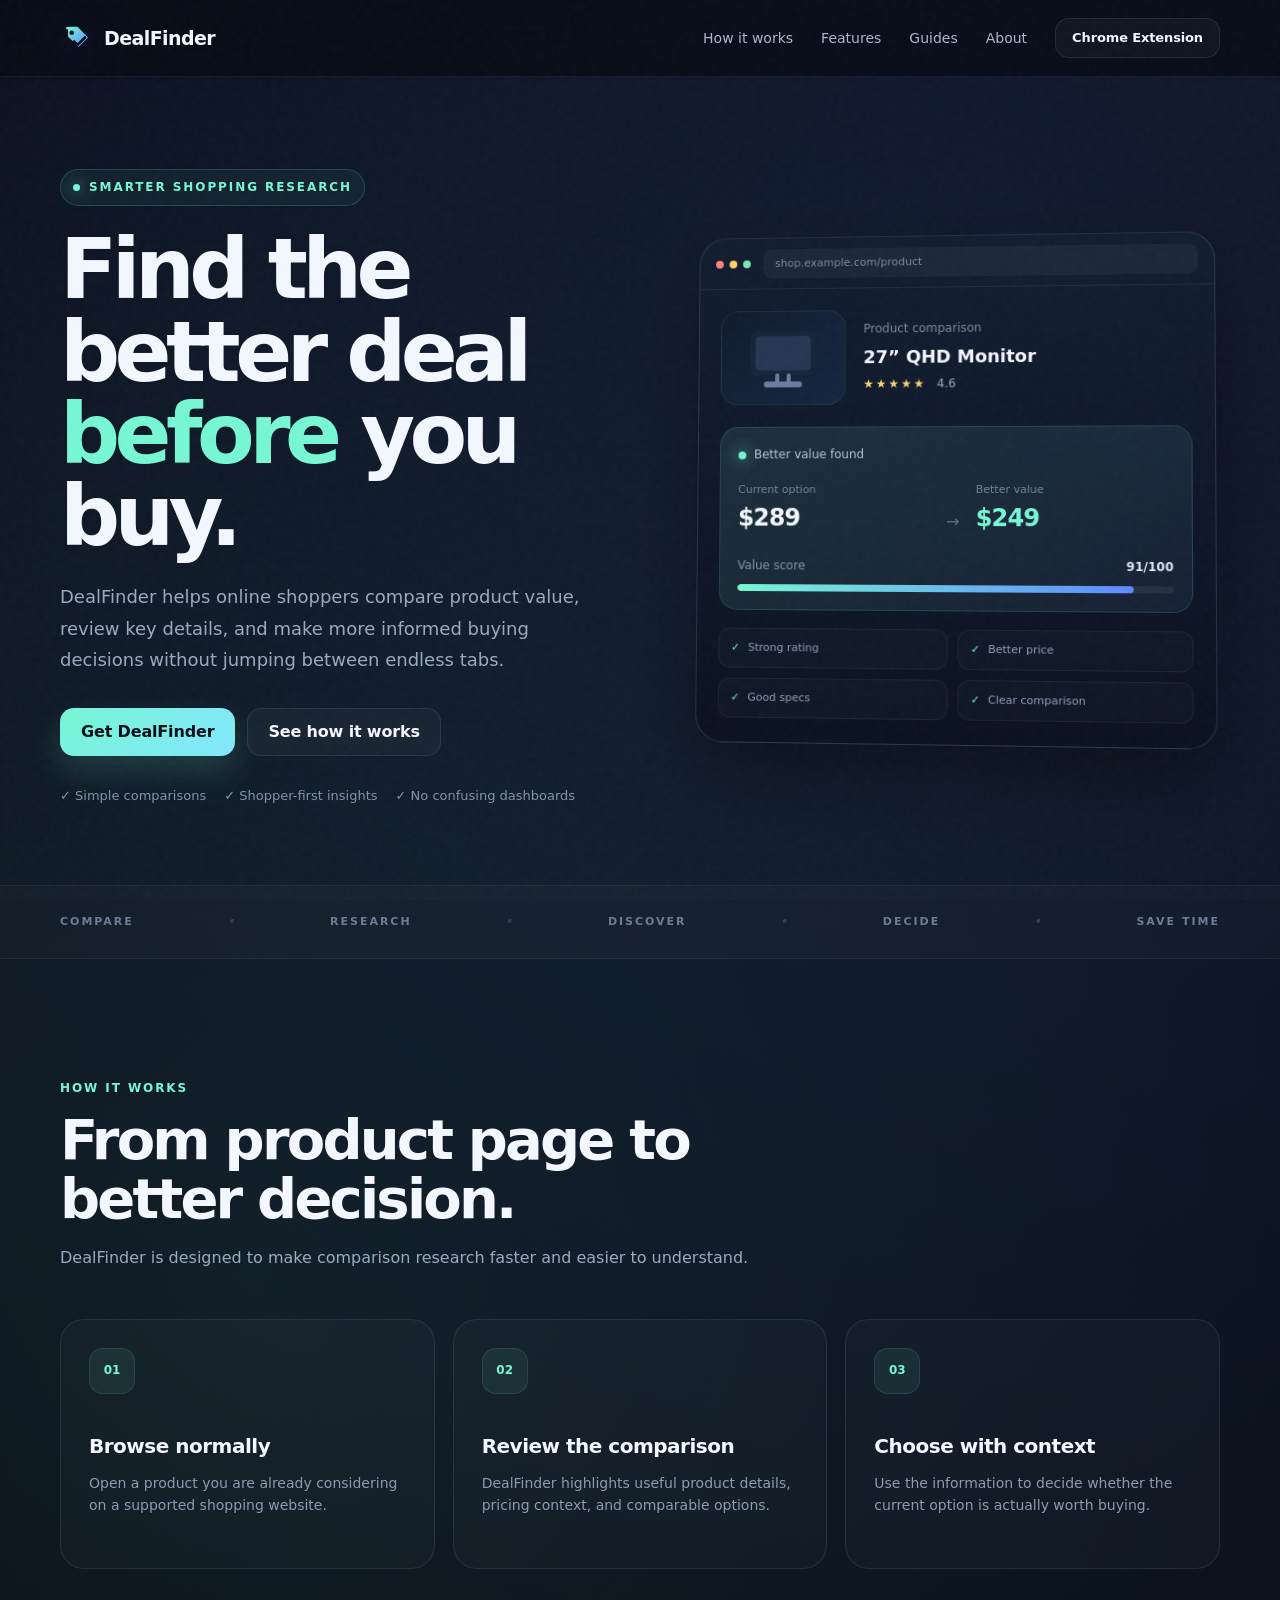
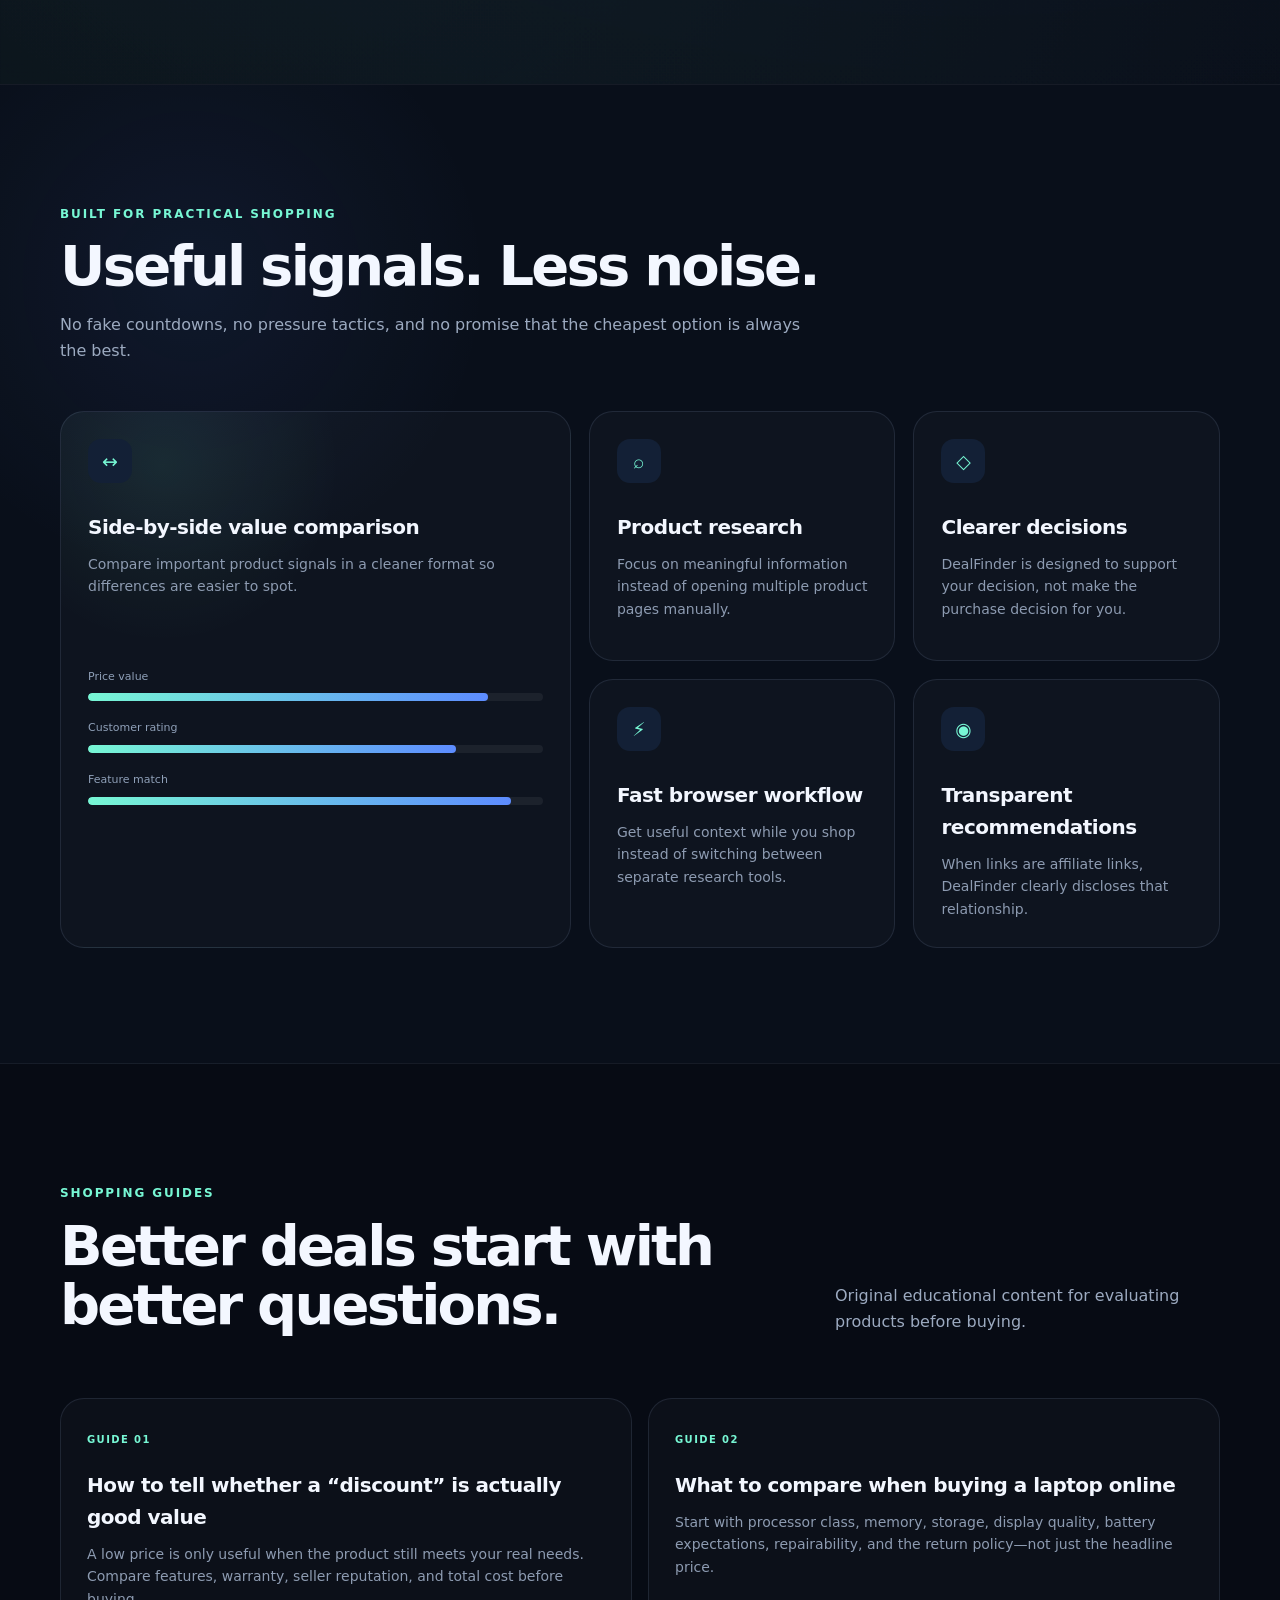
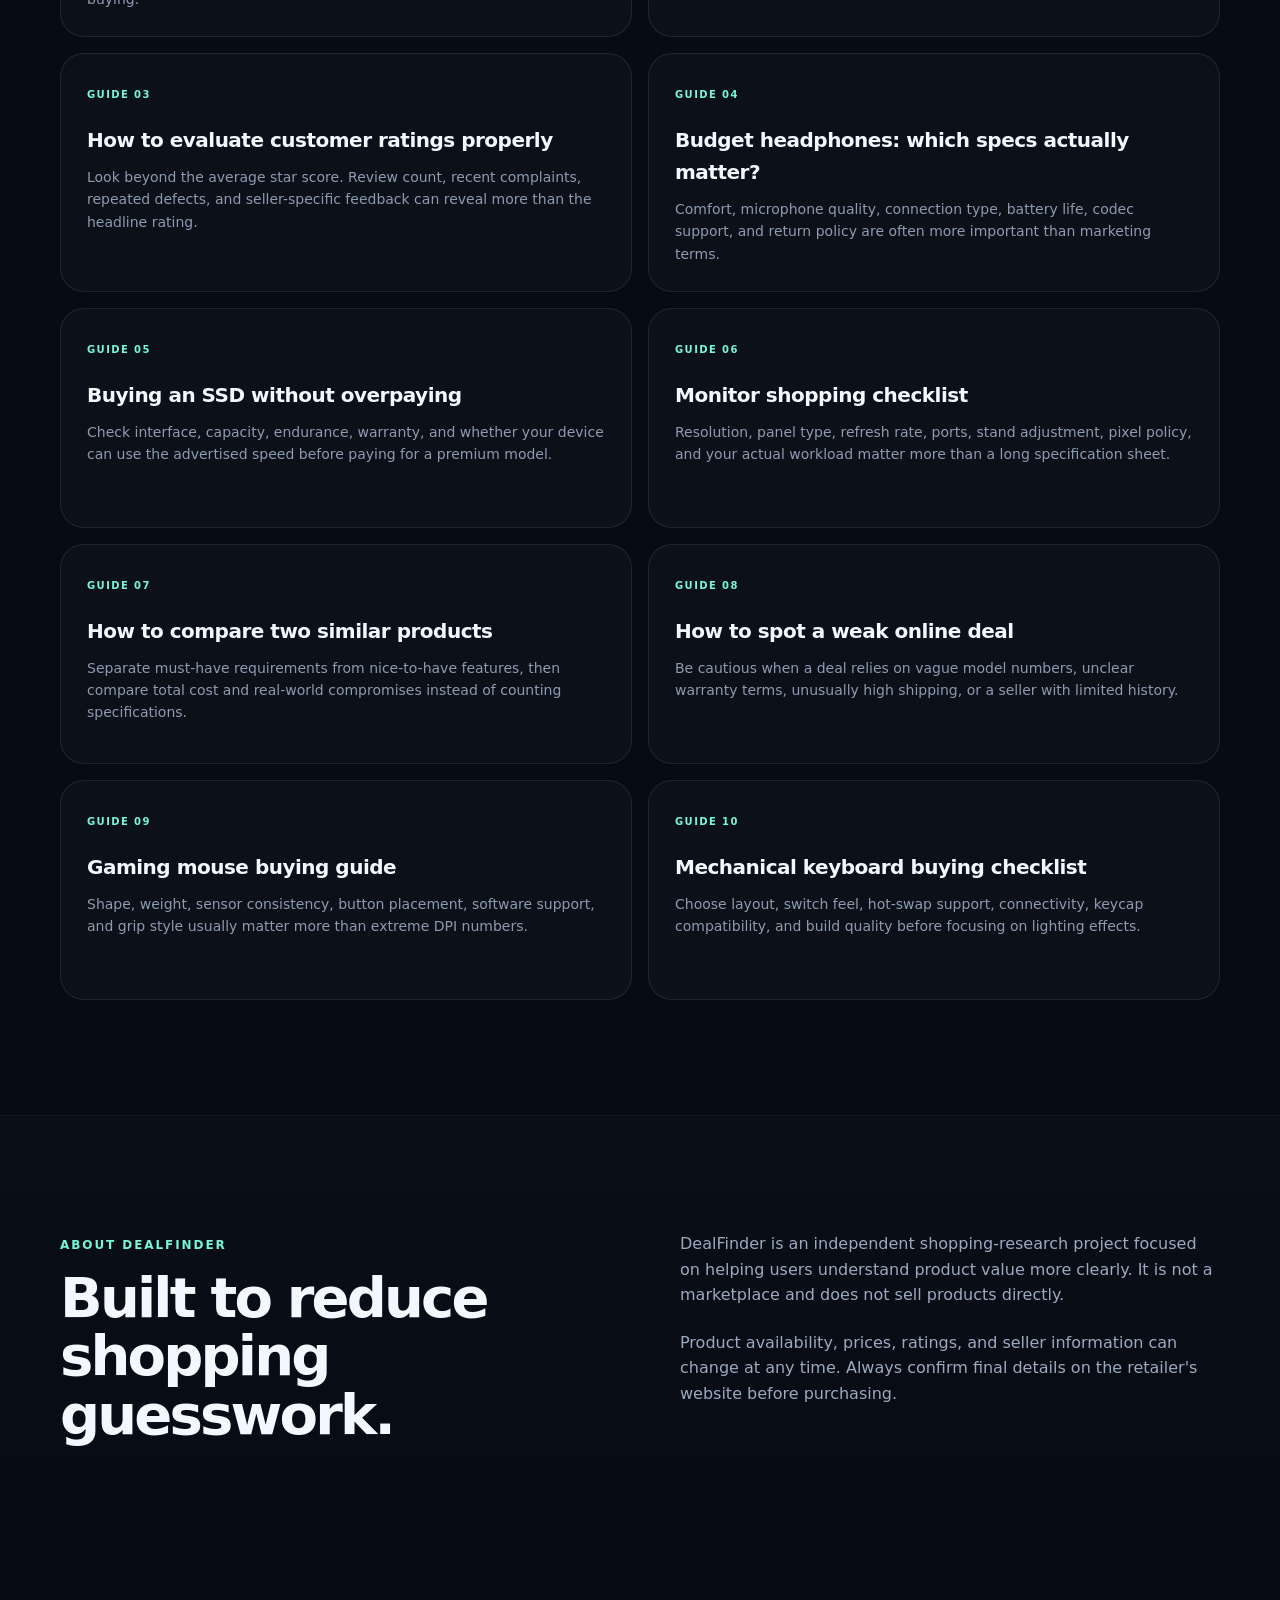
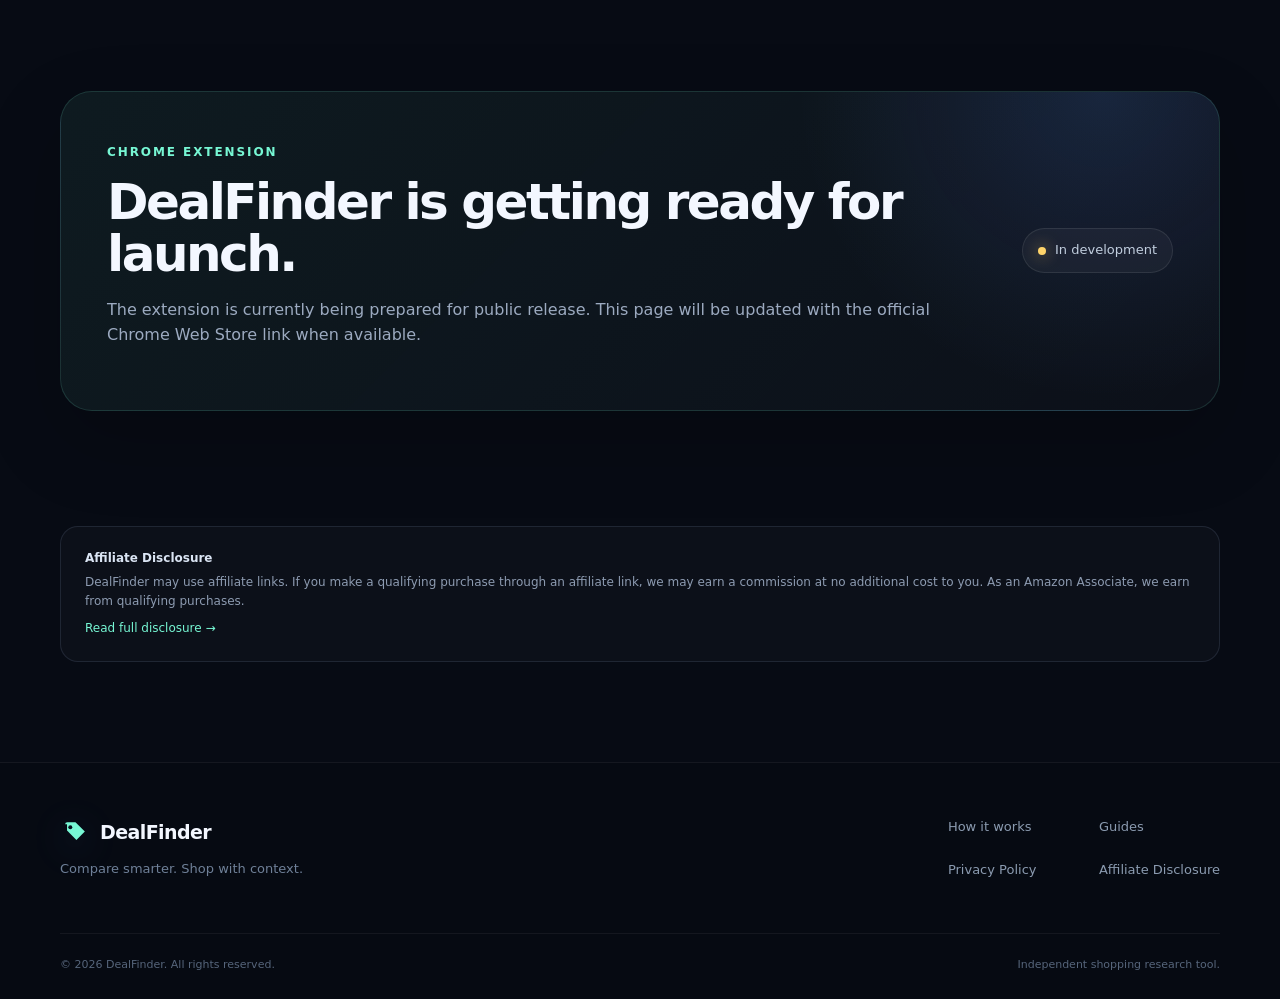
<file: index.html>
<!DOCTYPE html>
<html lang="en">
<head>
  <meta charset="UTF-8" />
  <meta name="viewport" content="width=device-width, initial-scale=1.0" />
  <meta name="description" content="DealFinder helps shoppers compare products and spot better value before they buy." />
  <meta name="theme-color" content="#0a0f1e" />
  <title>DealFinder — Find Better Deals, Faster</title>
  <link rel="icon" type="image/png" sizes="32x32" href="./icon-32.png">
  <link rel="stylesheet" href="style.css" />
</head>
<body>
  <div class="noise"></div>

  <header class="nav-wrap">
    <nav class="nav container">
      <a class="brand" href="#top" aria-label="DealFinder home">
        <span class="brand-mark" aria-hidden="true">
          <svg viewBox="0 0 64 64" role="img">
            <defs>
              <linearGradient id="g" x1="0" y1="0" x2="1" y2="1">
                <stop offset="0%" stop-color="#77f7d4"/>
                <stop offset="100%" stop-color="#5d8cff"/>
              </linearGradient>
            </defs>
            <path d="M11 15.5A4.5 4.5 0 0 1 15.5 11H33l20 20-18 18-20-20V15.5Z" fill="url(#g)"/>
            <circle cx="22" cy="22" r="4.25" fill="#07101d"/>
            <path d="M26.5 38.5 33 45l14-14" fill="none" stroke="#07101d" stroke-width="5" stroke-linecap="round" stroke-linejoin="round"/>
          </svg>
        </span>
        <span>DealFinder</span>
      </a>

      <div class="nav-links">
        <a href="#how">How it works</a>
        <a href="#features">Features</a>
        <a href="#guides">Guides</a>
        <a href="#about">About</a>
      </div>

      <a class="btn btn-small btn-ghost" href="#coming-soon">Chrome Extension</a>
    </nav>
  </header>

  <main id="top">
    <section class="hero container">
      <div class="hero-copy">
        <div class="eyebrow"><span></span> Smarter shopping research</div>
        <h1>Find the better deal <em>before</em> you buy.</h1>
        <p class="hero-text">
          DealFinder helps online shoppers compare product value, review key details,
          and make more informed buying decisions without jumping between endless tabs.
        </p>

        <div class="hero-actions">
          <a class="btn btn-primary" href="#coming-soon">Get DealFinder</a>
          <a class="btn btn-secondary" href="#how">See how it works</a>
        </div>

        <div class="trust-row">
          <span>✓ Simple comparisons</span>
          <span>✓ Shopper-first insights</span>
          <span>✓ No confusing dashboards</span>
        </div>
      </div>

      <div class="hero-visual" aria-label="DealFinder product comparison preview">
        <div class="glow glow-one"></div>
        <div class="glow glow-two"></div>

        <div class="browser-card">
          <div class="browser-top">
            <div class="dots"><i></i><i></i><i></i></div>
            <div class="url-bar">shop.example.com/product</div>
          </div>

          <div class="product-shell">
            <div class="product-thumb">
              <svg viewBox="0 0 120 92" aria-hidden="true">
                <rect x="20" y="13" width="80" height="54" rx="8" fill="#17243a"/>
                <rect x="26" y="19" width="68" height="42" rx="5" fill="#263753"/>
                <path d="M40 78h40" stroke="#6c7d9d" stroke-width="7" stroke-linecap="round"/>
                <path d="M53 67v11M67 67v11" stroke="#6c7d9d" stroke-width="5" stroke-linecap="round"/>
              </svg>
            </div>

            <div class="product-info">
              <span class="muted">Product comparison</span>
              <strong>27” QHD Monitor</strong>
              <div class="mini-stars">★★★★★ <span>4.6</span></div>
            </div>
          </div>

          <div class="deal-panel">
            <div class="deal-label">
              <span class="pulse"></span>
              Better value found
            </div>

            <div class="deal-row">
              <div>
                <small>Current option</small>
                <b>$289</b>
              </div>
              <div class="arrow">→</div>
              <div>
                <small>Better value</small>
                <b class="accent">$249</b>
              </div>
            </div>

            <div class="score">
              <div class="score-head">
                <span>Value score</span>
                <strong>91/100</strong>
              </div>
              <div class="score-track"><span style="width:91%"></span></div>
            </div>
          </div>

          <div class="insight-grid">
            <div><b>✓</b><span>Strong rating</span></div>
            <div><b>✓</b><span>Better price</span></div>
            <div><b>✓</b><span>Good specs</span></div>
            <div><b>✓</b><span>Clear comparison</span></div>
          </div>
        </div>
      </div>
    </section>

    <section class="ticker-wrap" aria-label="DealFinder benefits">
      <div class="ticker container">
        <span>COMPARE</span><i>•</i>
        <span>RESEARCH</span><i>•</i>
        <span>DISCOVER</span><i>•</i>
        <span>DECIDE</span><i>•</i>
        <span>SAVE TIME</span>
      </div>
    </section>

    <section id="how" class="section container">
      <div class="section-heading">
        <span class="kicker">How it works</span>
        <h2>From product page to better decision.</h2>
        <p>DealFinder is designed to make comparison research faster and easier to understand.</p>
      </div>

      <div class="steps">
        <article class="step-card">
          <span class="step-no">01</span>
          <h3>Browse normally</h3>
          <p>Open a product you are already considering on a supported shopping website.</p>
        </article>
        <article class="step-card">
          <span class="step-no">02</span>
          <h3>Review the comparison</h3>
          <p>DealFinder highlights useful product details, pricing context, and comparable options.</p>
        </article>
        <article class="step-card">
          <span class="step-no">03</span>
          <h3>Choose with context</h3>
          <p>Use the information to decide whether the current option is actually worth buying.</p>
        </article>
      </div>
    </section>

    <section id="features" class="section section-dark">
      <div class="container">
        <div class="section-heading">
          <span class="kicker">Built for practical shopping</span>
          <h2>Useful signals. Less noise.</h2>
          <p>No fake countdowns, no pressure tactics, and no promise that the cheapest option is always the best.</p>
        </div>

        <div class="feature-grid">
          <article class="feature-card feature-large">
            <div class="feature-icon">↔</div>
            <h3>Side-by-side value comparison</h3>
            <p>Compare important product signals in a cleaner format so differences are easier to spot.</p>
            <div class="comparison-bars">
              <div><span>Price value</span><i><b style="width:88%"></b></i></div>
              <div><span>Customer rating</span><i><b style="width:81%"></b></i></div>
              <div><span>Feature match</span><i><b style="width:93%"></b></i></div>
            </div>
          </article>

          <article class="feature-card">
            <div class="feature-icon">⌕</div>
            <h3>Product research</h3>
            <p>Focus on meaningful information instead of opening multiple product pages manually.</p>
          </article>

          <article class="feature-card">
            <div class="feature-icon">◇</div>
            <h3>Clearer decisions</h3>
            <p>DealFinder is designed to support your decision, not make the purchase decision for you.</p>
          </article>

          <article class="feature-card">
            <div class="feature-icon">⚡</div>
            <h3>Fast browser workflow</h3>
            <p>Get useful context while you shop instead of switching between separate research tools.</p>
          </article>

          <article class="feature-card">
            <div class="feature-icon">◉</div>
            <h3>Transparent recommendations</h3>
            <p>When links are affiliate links, DealFinder clearly discloses that relationship.</p>
          </article>
        </div>
      </div>
    </section>

    <section id="guides" class="section container">
      <div class="section-heading section-heading-row">
        <div>
          <span class="kicker">Shopping guides</span>
          <h2>Better deals start with better questions.</h2>
        </div>
        <p>Original educational content for evaluating products before buying.</p>
      </div>

      <div class="guide-grid">
        <article class="guide-card">
          <span>Guide 01</span>
          <h3>How to tell whether a “discount” is actually good value</h3>
          <p>A low price is only useful when the product still meets your real needs. Compare features, warranty, seller reputation, and total cost before buying.</p>
        </article>
        <article class="guide-card">
          <span>Guide 02</span>
          <h3>What to compare when buying a laptop online</h3>
          <p>Start with processor class, memory, storage, display quality, battery expectations, repairability, and the return policy—not just the headline price.</p>
        </article>
        <article class="guide-card">
          <span>Guide 03</span>
          <h3>How to evaluate customer ratings properly</h3>
          <p>Look beyond the average star score. Review count, recent complaints, repeated defects, and seller-specific feedback can reveal more than the headline rating.</p>
        </article>
        <article class="guide-card">
          <span>Guide 04</span>
          <h3>Budget headphones: which specs actually matter?</h3>
          <p>Comfort, microphone quality, connection type, battery life, codec support, and return policy are often more important than marketing terms.</p>
        </article>
        <article class="guide-card">
          <span>Guide 05</span>
          <h3>Buying an SSD without overpaying</h3>
          <p>Check interface, capacity, endurance, warranty, and whether your device can use the advertised speed before paying for a premium model.</p>
        </article>
        <article class="guide-card">
          <span>Guide 06</span>
          <h3>Monitor shopping checklist</h3>
          <p>Resolution, panel type, refresh rate, ports, stand adjustment, pixel policy, and your actual workload matter more than a long specification sheet.</p>
        </article>
        <article class="guide-card">
          <span>Guide 07</span>
          <h3>How to compare two similar products</h3>
          <p>Separate must-have requirements from nice-to-have features, then compare total cost and real-world compromises instead of counting specifications.</p>
        </article>
        <article class="guide-card">
          <span>Guide 08</span>
          <h3>How to spot a weak online deal</h3>
          <p>Be cautious when a deal relies on vague model numbers, unclear warranty terms, unusually high shipping, or a seller with limited history.</p>
        </article>
        <article class="guide-card">
          <span>Guide 09</span>
          <h3>Gaming mouse buying guide</h3>
          <p>Shape, weight, sensor consistency, button placement, software support, and grip style usually matter more than extreme DPI numbers.</p>
        </article>
        <article class="guide-card">
          <span>Guide 10</span>
          <h3>Mechanical keyboard buying checklist</h3>
          <p>Choose layout, switch feel, hot-swap support, connectivity, keycap compatibility, and build quality before focusing on lighting effects.</p>
        </article>
      </div>
    </section>

    <section id="about" class="section about-section">
      <div class="container about-grid">
        <div>
          <span class="kicker">About DealFinder</span>
          <h2>Built to reduce shopping guesswork.</h2>
        </div>
        <div class="about-copy">
          <p>
            DealFinder is an independent shopping-research project focused on helping users
            understand product value more clearly. It is not a marketplace and does not sell
            products directly.
          </p>
          <p>
            Product availability, prices, ratings, and seller information can change at any time.
            Always confirm final details on the retailer's website before purchasing.
          </p>
        </div>
      </div>
    </section>

    <section id="coming-soon" class="section container">
      <div class="cta-card">
        <div>
          <span class="kicker">Chrome extension</span>
          <h2>DealFinder is getting ready for launch.</h2>
          <p>The extension is currently being prepared for public release. This page will be updated with the official Chrome Web Store link when available.</p>
        </div>
        <div class="status-pill"><span></span> In development</div>
      </div>
    </section>

    <section class="affiliate-note container">
      <strong>Affiliate Disclosure</strong>
      <p>
        DealFinder may use affiliate links. If you make a qualifying purchase through an affiliate link,
        we may earn a commission at no additional cost to you. As an Amazon Associate, we earn from qualifying purchases.
      </p>
      <a href="affiliate-disclosure.html">Read full disclosure →</a>
    </section>
  </main>

  <footer>
    <div class="container footer-grid">
      <div>
        <a class="brand footer-brand" href="#top">
          <span class="brand-mark small" aria-hidden="true">
            <svg viewBox="0 0 64 64">
              <path d="M11 15.5A4.5 4.5 0 0 1 15.5 11H33l20 20-18 18-20-20V15.5Z" fill="#77f7d4"/>
              <circle cx="22" cy="22" r="4.25" fill="#07101d"/>
            </svg>
          </span>
          <span>DealFinder</span>
        </a>
        <p>Compare smarter. Shop with context.</p>
      </div>

      <div class="footer-links">
        <a href="#how">How it works</a>
        <a href="#guides">Guides</a>
        <a href="privacy.html">Privacy Policy</a>
        <a href="affiliate-disclosure.html">Affiliate Disclosure</a>
      </div>
    </div>
    <div class="container footer-bottom">
      <span>© <span id="year"></span> DealFinder. All rights reserved.</span>
      <span>Independent shopping research tool.</span>
    </div>
  </footer>

  <script src="script.js"></script>
</body>
</html>
</file>
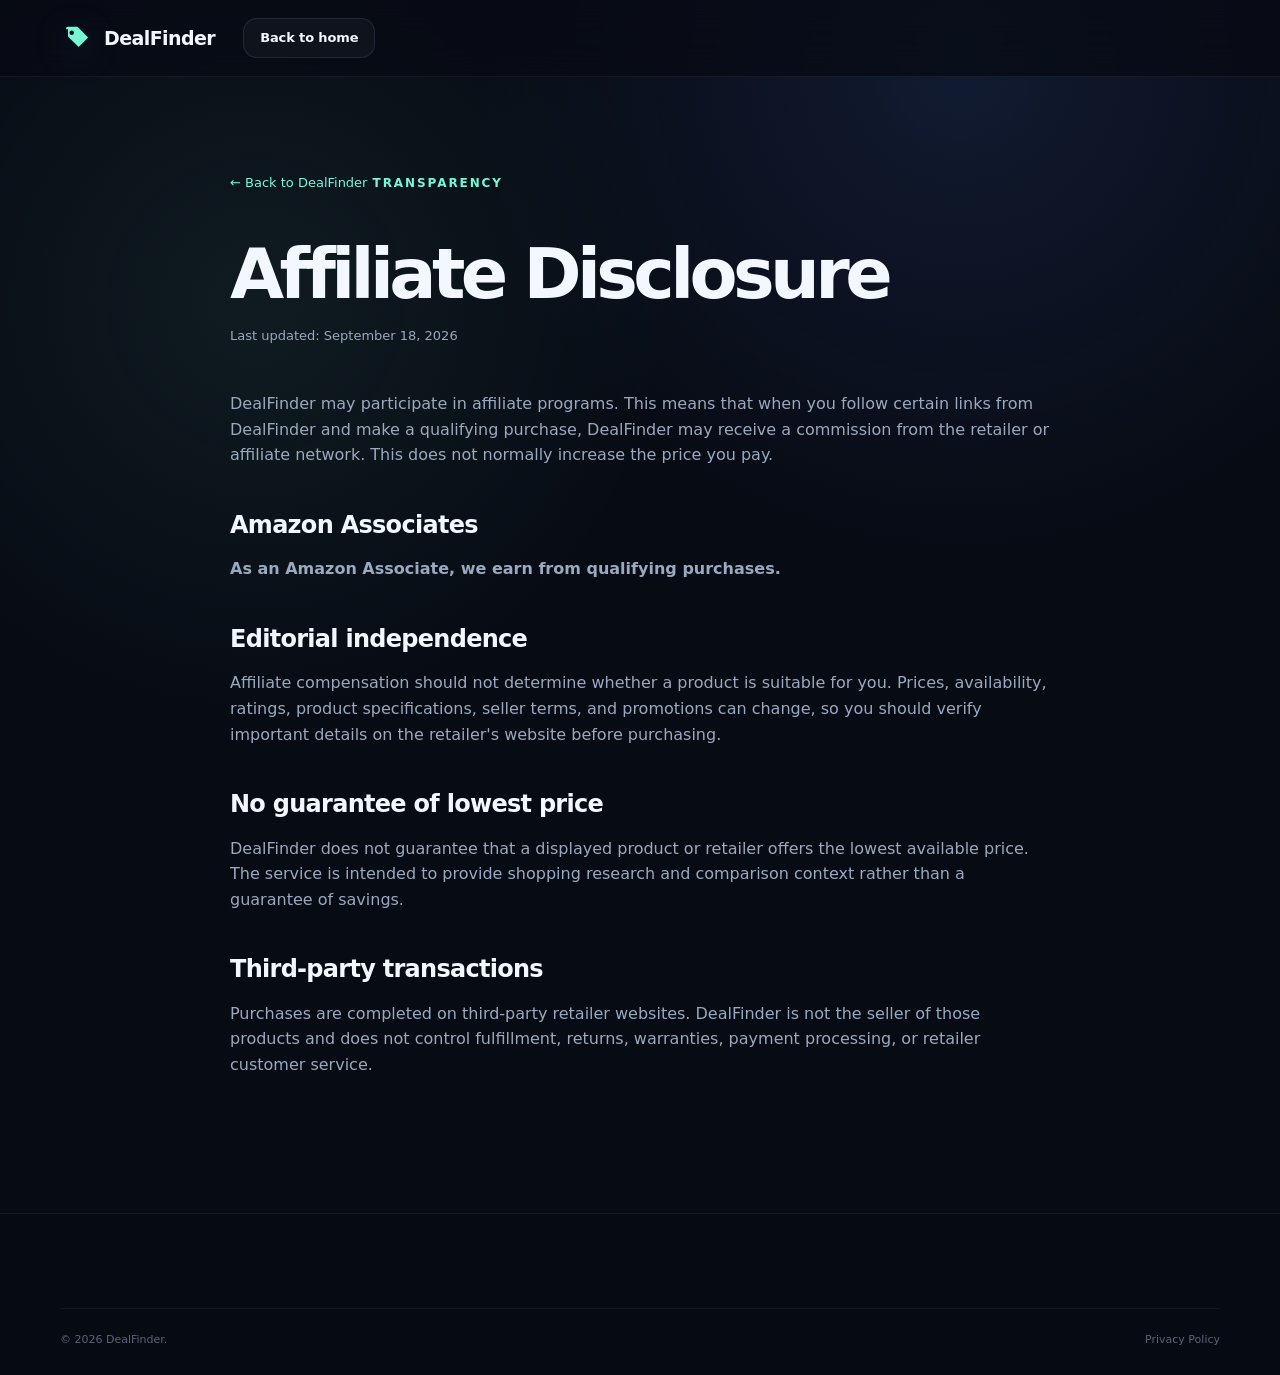
<file: affiliate-disclosure.html>
<!DOCTYPE html>
<html lang="en">
<head>
  <meta charset="UTF-8" />
  <meta name="viewport" content="width=device-width, initial-scale=1.0" />
  <meta name="description" content="DealFinder Affiliate Disclosure" />
  <title>Affiliate Disclosure — DealFinder</title>
  <link rel="stylesheet" href="style.css" />
</head>
<body>
<header class="nav-wrap">
  <nav class="nav container">
    <a class="brand" href="index.html">
      <span class="brand-mark">
        <svg viewBox="0 0 64 64"><path d="M11 15.5A4.5 4.5 0 0 1 15.5 11H33l20 20-18 18-20-20V15.5Z" fill="#77f7d4"/><circle cx="22" cy="22" r="4.25" fill="#07101d"/></svg>
      </span>
      <span>DealFinder</span>
    </a>
    <a class="btn btn-small btn-ghost" href="index.html">Back to home</a>
  </nav>
</header>

<main class="legal-main">
  <article class="container legal-wrap">
    <a class="legal-back" href="index.html">← Back to DealFinder</a>
    <span class="kicker">Transparency</span>
    <h1>Affiliate Disclosure</h1>
    <p class="legal-updated">Last updated: September 18, 2026</p>

    <p>DealFinder may participate in affiliate programs. This means that when you follow certain links from DealFinder and make a qualifying purchase, DealFinder may receive a commission from the retailer or affiliate network. This does not normally increase the price you pay.</p>

    <h2>Amazon Associates</h2>
    <p><strong>As an Amazon Associate, we earn from qualifying purchases.</strong></p>

    <h2>Editorial independence</h2>
    <p>Affiliate compensation should not determine whether a product is suitable for you. Prices, availability, ratings, product specifications, seller terms, and promotions can change, so you should verify important details on the retailer's website before purchasing.</p>

    <h2>No guarantee of lowest price</h2>
    <p>DealFinder does not guarantee that a displayed product or retailer offers the lowest available price. The service is intended to provide shopping research and comparison context rather than a guarantee of savings.</p>

    <h2>Third-party transactions</h2>
    <p>Purchases are completed on third-party retailer websites. DealFinder is not the seller of those products and does not control fulfillment, returns, warranties, payment processing, or retailer customer service.</p>
  </article>
</main>

<footer>
  <div class="container footer-bottom">
    <span>© <span id="year"></span> DealFinder.</span>
    <a href="privacy.html">Privacy Policy</a>
  </div>
</footer>
<script src="script.js"></script>
</body>
</html>
</file>
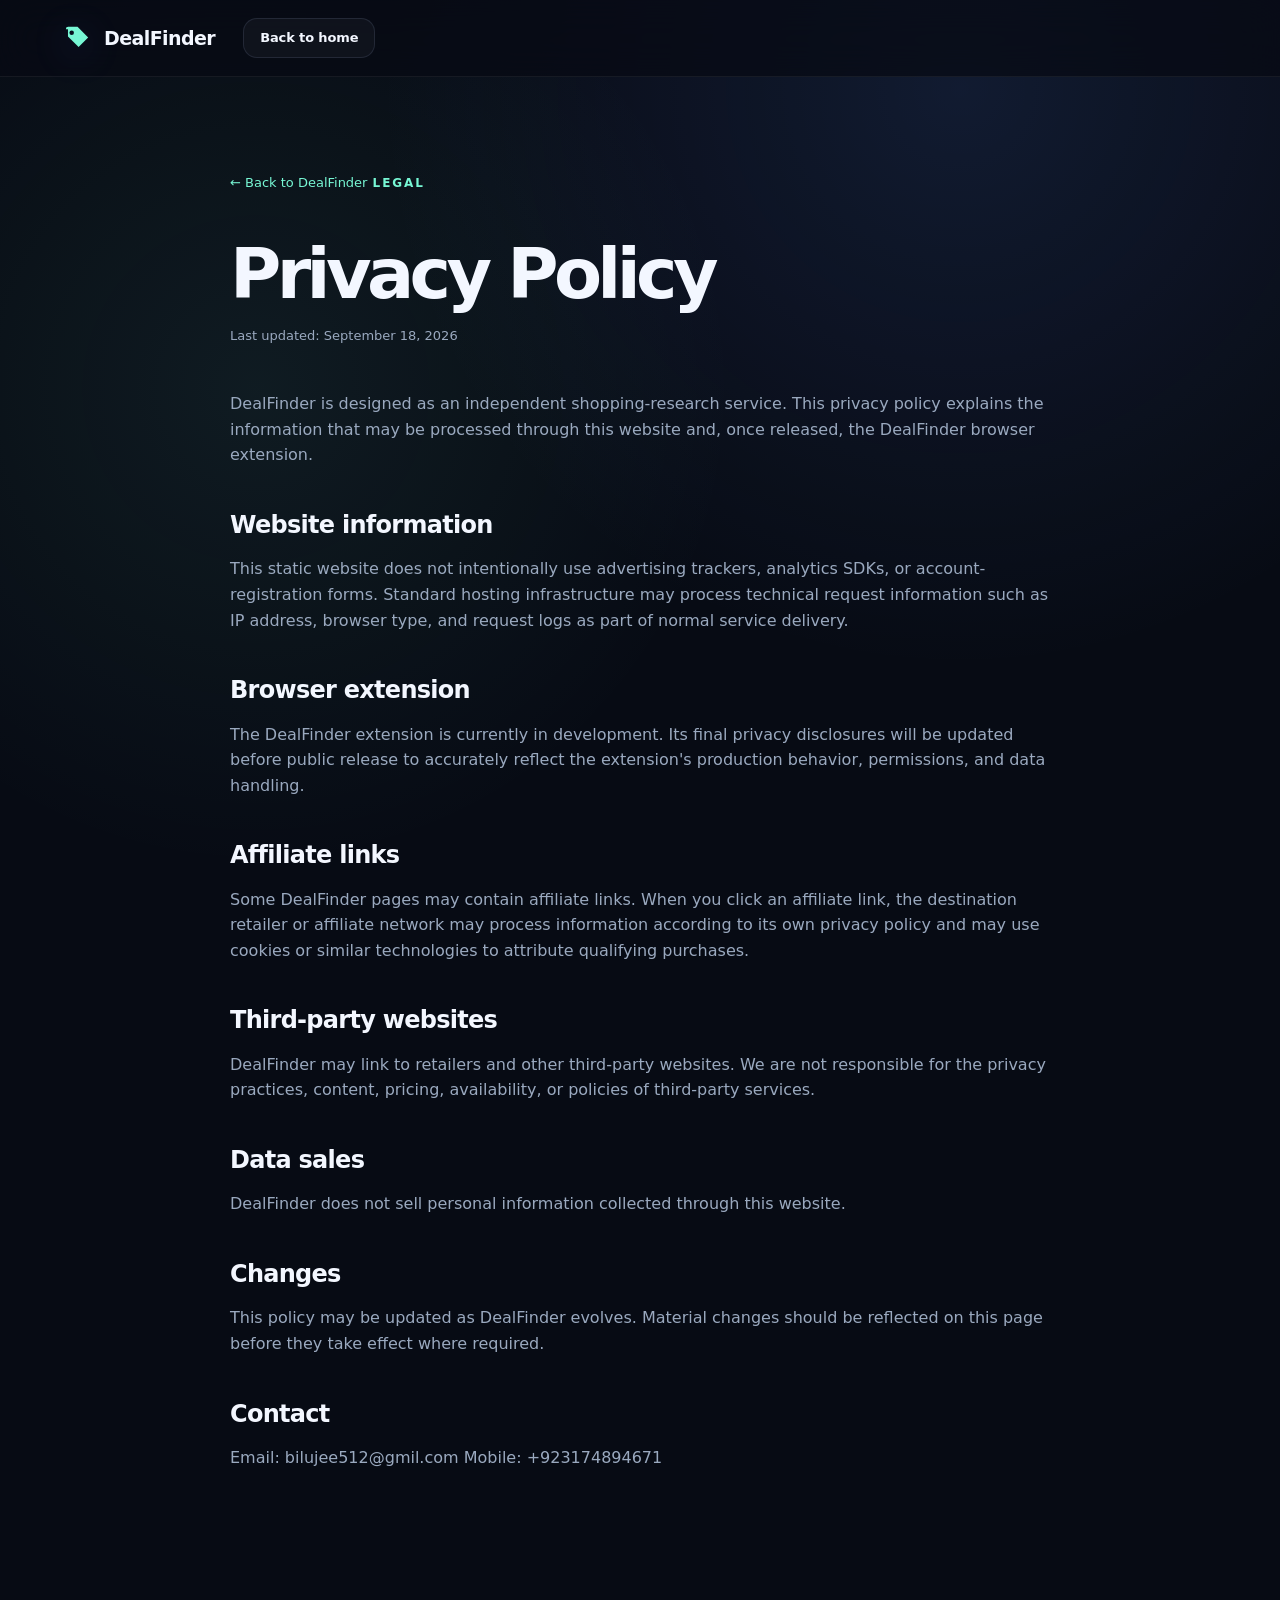
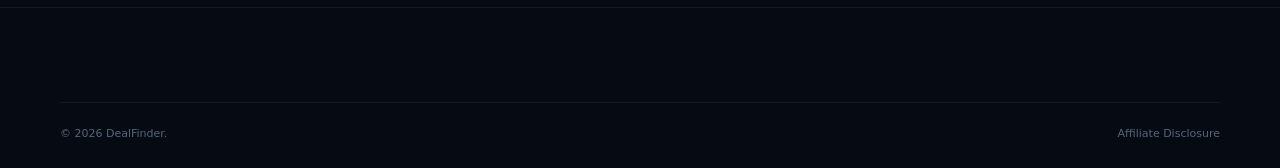
<file: privacy.html>
<!DOCTYPE html>
<html lang="en">
<head>
  <meta charset="UTF-8" />
  <meta name="viewport" content="width=device-width, initial-scale=1.0" />
  <meta name="description" content="DealFinder Privacy Policy" />
  <title>Privacy Policy — DealFinder</title>
  <link rel="stylesheet" href="style.css" />
</head>
<body>
<header class="nav-wrap">
  <nav class="nav container">
    <a class="brand" href="index.html">
      <span class="brand-mark">
        <svg viewBox="0 0 64 64"><path d="M11 15.5A4.5 4.5 0 0 1 15.5 11H33l20 20-18 18-20-20V15.5Z" fill="#77f7d4"/><circle cx="22" cy="22" r="4.25" fill="#07101d"/></svg>
      </span>
      <span>DealFinder</span>
    </a>
    <a class="btn btn-small btn-ghost" href="index.html">Back to home</a>
  </nav>
</header>

<main class="legal-main">
  <article class="container legal-wrap">
    <a class="legal-back" href="index.html">← Back to DealFinder</a>
    <span class="kicker">Legal</span>
    <h1>Privacy Policy</h1>
    <p class="legal-updated">Last updated: September 18, 2026</p>

    <p>DealFinder is designed as an independent shopping-research service. This privacy policy explains the information that may be processed through this website and, once released, the DealFinder browser extension.</p>

    <h2>Website information</h2>
    <p>This static website does not intentionally use advertising trackers, analytics SDKs, or account-registration forms. Standard hosting infrastructure may process technical request information such as IP address, browser type, and request logs as part of normal service delivery.</p>

    <h2>Browser extension</h2>
    <p>The DealFinder extension is currently in development. Its final privacy disclosures will be updated before public release to accurately reflect the extension's production behavior, permissions, and data handling.</p>

    <h2>Affiliate links</h2>
    <p>Some DealFinder pages may contain affiliate links. When you click an affiliate link, the destination retailer or affiliate network may process information according to its own privacy policy and may use cookies or similar technologies to attribute qualifying purchases.</p>

    <h2>Third-party websites</h2>
    <p>DealFinder may link to retailers and other third-party websites. We are not responsible for the privacy practices, content, pricing, availability, or policies of third-party services.</p>

    <h2>Data sales</h2>
    <p>DealFinder does not sell personal information collected through this website.</p>

    <h2>Changes</h2>
    <p>This policy may be updated as DealFinder evolves. Material changes should be reflected on this page before they take effect where required.</p>

    <h2>Contact</h2>
    <p>Email: bilujee512@gmil.com Mobile: +923174894671</p>
  </article>
</main>

<footer>
  <div class="container footer-bottom">
    <span>© <span id="year"></span> DealFinder.</span>
    <a href="affiliate-disclosure.html">Affiliate Disclosure</a>
  </div>
</footer>
<script src="script.js"></script>
</body>
</html>
</file>
<file: style.css>
:root {
  --bg: #070b14;
  --bg-soft: #0b1220;
  --panel: rgba(17, 27, 46, .78);
  --panel-solid: #111b2e;
  --border: rgba(150, 172, 211, .14);
  --text: #f3f7ff;
  --muted: #9caac0;
  --mint: #77f7d4;
  --blue: #5d8cff;
  --blue-2: #7e6dff;
  --danger: #ff7b89;
  --shadow: 0 32px 80px rgba(0,0,0,.38);
  --radius: 24px;
}

* { box-sizing: border-box; }

html {
  scroll-behavior: smooth;
  background: var(--bg);
}

body {
  margin: 0;
  font-family: Inter, ui-sans-serif, system-ui, -apple-system, BlinkMacSystemFont, "Segoe UI", sans-serif;
  background:
    radial-gradient(circle at 75% 5%, rgba(93,140,255,.12), transparent 30%),
    radial-gradient(circle at 20% 22%, rgba(119,247,212,.07), transparent 28%),
    var(--bg);
  color: var(--text);
  line-height: 1.6;
  overflow-x: hidden;
}

a { color: inherit; text-decoration: none; }

.container {
  width: min(1160px, calc(100% - 40px));
  margin-inline: auto;
}

.noise {
  pointer-events: none;
  position: fixed;
  inset: 0;
  opacity: .035;
  z-index: 1000;
  background-image: url("data:image/svg+xml,%3Csvg viewBox='0 0 180 180' xmlns='http://www.w3.org/2000/svg'%3E%3Cfilter id='n'%3E%3CfeTurbulence type='fractalNoise' baseFrequency='.75' numOctaves='3' stitchTiles='stitch'/%3E%3C/filter%3E%3Crect width='100%25' height='100%25' filter='url(%23n)' opacity='.8'/%3E%3C/svg%3E");
}

.nav-wrap {
  position: sticky;
  top: 0;
  z-index: 50;
  backdrop-filter: blur(18px);
  background: rgba(7, 11, 20, .72);
  border-bottom: 1px solid rgba(255,255,255,.06);
}

.nav {
  min-height: 76px;
  display: flex;
  align-items: center;
  gap: 28px;
}

.brand {
  display: inline-flex;
  align-items: center;
  gap: 10px;
  font-weight: 800;
  letter-spacing: -.03em;
  font-size: 19px;
}

.brand-mark {
  width: 34px;
  height: 34px;
  display: inline-flex;
  filter: drop-shadow(0 8px 18px rgba(93,140,255,.22));
}
.brand-mark svg { width: 100%; height: 100%; }
.brand-mark.small { width: 30px; height: 30px; }

.nav-links {
  margin-left: auto;
  display: flex;
  gap: 28px;
  color: #acb8cb;
  font-size: 14px;
}
.nav-links a:hover { color: var(--text); }

.btn {
  border-radius: 14px;
  min-height: 48px;
  padding: 0 20px;
  display: inline-flex;
  justify-content: center;
  align-items: center;
  font-weight: 760;
  letter-spacing: -.01em;
  transition: .22s ease;
  border: 1px solid transparent;
}
.btn:hover { transform: translateY(-2px); }

.btn-small {
  min-height: 40px;
  font-size: 13px;
  padding-inline: 16px;
}

.btn-primary {
  color: #061019;
  background: linear-gradient(135deg, var(--mint), #83e7ff);
  box-shadow: 0 14px 32px rgba(119,247,212,.16);
}
.btn-primary:hover {
  box-shadow: 0 18px 42px rgba(119,247,212,.24);
}

.btn-secondary, .btn-ghost {
  border-color: var(--border);
  background: rgba(255,255,255,.035);
}
.btn-secondary:hover, .btn-ghost:hover {
  background: rgba(255,255,255,.07);
  border-color: rgba(255,255,255,.16);
}

.hero {
  min-height: 760px;
  padding: 92px 0 78px;
  display: grid;
  grid-template-columns: 1.02fr .98fr;
  align-items: center;
  gap: 72px;
}

.eyebrow, .kicker {
  color: var(--mint);
  font-size: 12px;
  font-weight: 850;
  letter-spacing: .16em;
  text-transform: uppercase;
}
.eyebrow {
  display: inline-flex;
  align-items: center;
  gap: 9px;
  padding: 8px 12px;
  border: 1px solid rgba(119,247,212,.18);
  border-radius: 999px;
  background: rgba(119,247,212,.055);
}
.eyebrow span {
  width: 7px; height: 7px; border-radius: 99px;
  background: var(--mint);
  box-shadow: 0 0 18px var(--mint);
}

h1, h2, h3, p { margin-top: 0; }

h1 {
  margin: 22px 0 24px;
  max-width: 720px;
  font-size: clamp(52px, 6.8vw, 84px);
  line-height: .98;
  letter-spacing: -.066em;
}
h1 em {
  color: var(--mint);
  font-style: normal;
  font-weight: inherit;
}

.hero-text {
  color: var(--muted);
  max-width: 650px;
  font-size: 18px;
  line-height: 1.75;
}

.hero-actions {
  display: flex;
  gap: 12px;
  margin-top: 32px;
}

.trust-row {
  display: flex;
  flex-wrap: wrap;
  gap: 18px;
  margin-top: 30px;
  color: #8393aa;
  font-size: 13px;
}

.hero-visual {
  position: relative;
  min-height: 530px;
  display: grid;
  place-items: center;
}

.glow {
  position: absolute;
  border-radius: 999px;
  filter: blur(12px);
}
.glow-one {
  width: 360px; height: 360px;
  background: rgba(93,140,255,.13);
  right: 4%;
  top: 4%;
}
.glow-two {
  width: 240px; height: 240px;
  background: rgba(119,247,212,.1);
  left: 5%;
  bottom: 4%;
}

.browser-card {
  position: relative;
  z-index: 2;
  width: min(100%, 520px);
  border: 1px solid rgba(176,197,231,.16);
  border-radius: 28px;
  overflow: hidden;
  background: linear-gradient(180deg, rgba(18,29,48,.97), rgba(10,17,30,.97));
  box-shadow: var(--shadow);
  transform: perspective(1200px) rotateY(-4deg) rotateX(2deg);
}

.browser-top {
  height: 52px;
  display: flex;
  align-items: center;
  gap: 13px;
  padding: 0 16px;
  border-bottom: 1px solid rgba(255,255,255,.07);
}
.dots { display: flex; gap: 6px; }
.dots i {
  width: 8px; height: 8px; border-radius: 50%;
  background: #526178;
}
.dots i:first-child { background: #ff7f7f; }
.dots i:nth-child(2) { background: #ffd16b; }
.dots i:nth-child(3) { background: #7ae8b2; }

.url-bar {
  height: 30px;
  flex: 1;
  border-radius: 9px;
  display: flex;
  align-items: center;
  padding: 0 12px;
  background: rgba(255,255,255,.045);
  color: #78889f;
  font-size: 11px;
}

.product-shell {
  display: flex;
  align-items: center;
  padding: 22px;
  gap: 18px;
}
.product-thumb {
  width: 128px;
  height: 96px;
  border-radius: 18px;
  display: grid;
  place-items: center;
  background: linear-gradient(135deg, #101b2d, #162640);
  border: 1px solid rgba(255,255,255,.06);
}
.product-thumb svg { width: 100px; }
.product-info { display: grid; gap: 4px; }
.product-info strong { font-size: 18px; }
.muted { color: #7d8ba0; font-size: 12px; }
.mini-stars { color: #ffd473; font-size: 12px; letter-spacing: 2px; }
.mini-stars span { color: #9baac0; letter-spacing: 0; margin-left: 5px; }

.deal-panel {
  margin: 0 22px;
  padding: 18px;
  border-radius: 19px;
  border: 1px solid rgba(119,247,212,.14);
  background:
    linear-gradient(135deg, rgba(119,247,212,.08), rgba(93,140,255,.055)),
    rgba(255,255,255,.025);
}
.deal-label {
  color: #b9c6d9;
  font-size: 12px;
  display: flex;
  align-items: center;
  gap: 8px;
}
.pulse {
  width: 8px; height: 8px; border-radius: 99px;
  background: var(--mint);
  box-shadow: 0 0 16px rgba(119,247,212,.9);
}
.deal-row {
  display: grid;
  grid-template-columns: 1fr auto 1fr;
  gap: 16px;
  align-items: end;
  margin: 17px 0 20px;
}
.deal-row small { display:block; color:#74839a; font-size:11px; }
.deal-row b { font-size: 24px; letter-spacing: -.035em; }
.deal-row .accent { color: var(--mint); }
.arrow { color: #61738d; padding-bottom: 3px; }

.score-head {
  display:flex; justify-content:space-between;
  color:#8595ad; font-size:12px;
}
.score-head strong { color:#dfe8f7; }
.score-track {
  margin-top:9px;
  height:7px;
  background:rgba(255,255,255,.065);
  border-radius:999px;
  overflow:hidden;
}
.score-track span {
  display:block;
  height:100%;
  border-radius:inherit;
  background:linear-gradient(90deg, var(--mint), var(--blue));
}

.insight-grid {
  padding: 18px 22px 24px;
  display:grid;
  grid-template-columns:1fr 1fr;
  gap:10px;
}
.insight-grid div {
  display:flex; gap:8px; align-items:center;
  padding:10px 12px;
  border:1px solid rgba(255,255,255,.055);
  border-radius:12px;
  color:#8fa0b8;
  font-size:11px;
  background:rgba(255,255,255,.02);
}
.insight-grid b { color:var(--mint); }

.ticker-wrap {
  border-top: 1px solid rgba(255,255,255,.055);
  border-bottom: 1px solid rgba(255,255,255,.055);
  background: rgba(255,255,255,.018);
}
.ticker {
  min-height: 72px;
  display:flex;
  justify-content:space-between;
  align-items:center;
  color:#6e7d94;
  letter-spacing:.18em;
  font-size:11px;
  font-weight:800;
}
.ticker i { color:#344157; }

.section {
  padding: 115px 0;
}

.section-dark {
  border-top:1px solid rgba(255,255,255,.05);
  border-bottom:1px solid rgba(255,255,255,.05);
  background:
    radial-gradient(circle at 15% 20%, rgba(93,140,255,.08), transparent 22%),
    #090f1a;
}

.section-heading {
  max-width: 760px;
  margin-bottom: 48px;
}
.section-heading-row {
  max-width: none;
  display:grid;
  grid-template-columns: 1.3fr .7fr;
  gap:60px;
  align-items:end;
}
.section-heading h2,
.about-grid h2,
.cta-card h2 {
  margin: 12px 0 16px;
  font-size: clamp(36px, 5vw, 56px);
  line-height:1.05;
  letter-spacing:-.05em;
}
.section-heading p,
.about-copy p,
.cta-card p {
  color: var(--muted);
  font-size: 16px;
}

.steps {
  display:grid;
  grid-template-columns:repeat(3,1fr);
  gap:18px;
}
.step-card, .feature-card, .guide-card {
  border:1px solid var(--border);
  background:rgba(255,255,255,.025);
  border-radius:var(--radius);
}
.step-card {
  padding:28px;
  min-height:250px;
}
.step-no {
  width:46px; height:46px;
  border-radius:14px;
  display:grid; place-items:center;
  background:rgba(119,247,212,.075);
  color:var(--mint);
  border:1px solid rgba(119,247,212,.12);
  font-size:12px; font-weight:850;
}
.step-card h3, .feature-card h3, .guide-card h3 {
  margin:36px 0 10px;
  letter-spacing:-.025em;
  font-size:20px;
}
.step-card p, .feature-card p, .guide-card p {
  color:#8d9bb1;
  margin-bottom:0;
  font-size:14px;
}

.feature-grid {
  display:grid;
  grid-template-columns:1.25fr .75fr .75fr;
  gap:18px;
}
.feature-card {
  padding:27px;
  min-height:250px;
}
.feature-large {
  grid-row:span 2;
  min-height:518px;
  background:
    radial-gradient(circle at 20% 10%, rgba(119,247,212,.08), transparent 28%),
    rgba(255,255,255,.025);
}
.feature-icon {
  width:44px; height:44px;
  display:grid; place-items:center;
  border-radius:13px;
  background:#132036;
  color:var(--mint);
  font-size:19px;
}
.feature-card h3 { margin-top:28px; }
.comparison-bars {
  display:grid;
  gap:18px;
  margin-top:70px;
}
.comparison-bars div > span {
  display:block;
  color:#8fa0b8;
  font-size:11px;
  margin-bottom:8px;
}
.comparison-bars i {
  display:block;
  height:8px;
  border-radius:99px;
  background:rgba(255,255,255,.06);
  overflow:hidden;
}
.comparison-bars b {
  display:block;
  height:100%;
  border-radius:inherit;
  background:linear-gradient(90deg,var(--mint),var(--blue));
}

.guide-grid {
  display:grid;
  grid-template-columns:repeat(2,1fr);
  gap:16px;
}
.guide-card {
  padding:26px;
  min-height:220px;
  transition:.22s ease;
}
.guide-card:hover {
  transform:translateY(-3px);
  background:rgba(255,255,255,.04);
  border-color:rgba(119,247,212,.18);
}
.guide-card > span {
  font-size:10px;
  letter-spacing:.14em;
  text-transform:uppercase;
  color:var(--mint);
  font-weight:800;
}
.guide-card h3 { margin-top:18px; }

.about-section {
  border-top:1px solid rgba(255,255,255,.05);
  background:linear-gradient(180deg,rgba(255,255,255,.012),transparent);
}
.about-grid {
  display:grid;
  grid-template-columns:1fr 1fr;
  gap:80px;
}
.about-copy p + p { margin-top:22px; }

.cta-card {
  border-radius:32px;
  padding:46px;
  display:grid;
  grid-template-columns:1fr auto;
  gap:42px;
  align-items:center;
  border:1px solid rgba(119,247,212,.14);
  background:
    radial-gradient(circle at 90% 0%, rgba(93,140,255,.15), transparent 28%),
    linear-gradient(135deg, rgba(119,247,212,.065), rgba(255,255,255,.022));
  box-shadow:0 30px 80px rgba(0,0,0,.2);
}
.cta-card h2 { font-size:clamp(34px,4vw,50px); }
.status-pill {
  display:inline-flex;
  align-items:center;
  gap:9px;
  color:#c1cede;
  border:1px solid rgba(255,255,255,.09);
  background:rgba(255,255,255,.04);
  padding:11px 15px;
  border-radius:999px;
  white-space:nowrap;
  font-size:13px;
}
.status-pill span {
  width:8px;height:8px;border-radius:99px;background:#ffd46a;
  box-shadow:0 0 15px rgba(255,212,106,.65);
}

.affiliate-note {
  margin-bottom:100px;
  padding:22px 24px;
  border-radius:18px;
  background:rgba(255,255,255,.025);
  border:1px solid var(--border);
  color:#8d9bb1;
  font-size:12px;
}
.affiliate-note strong { display:block; color:#dbe5f4; margin-bottom:5px; }
.affiliate-note p { margin-bottom:8px; }
.affiliate-note a { color:var(--mint); }

footer {
  border-top:1px solid rgba(255,255,255,.06);
  background:#060a12;
  padding:54px 0 26px;
}
.footer-grid {
  display:flex;
  justify-content:space-between;
  gap:40px;
}
.footer-brand { margin-bottom:12px; }
.footer-grid p { color:#6f8098; font-size:13px; }
.footer-links {
  display:grid;
  grid-template-columns:1fr 1fr;
  gap:10px 30px;
  color:#8b9bb0;
  font-size:13px;
}
.footer-links a:hover { color:var(--text); }
.footer-bottom {
  margin-top:40px;
  padding-top:22px;
  border-top:1px solid rgba(255,255,255,.055);
  display:flex;
  justify-content:space-between;
  color:#56657b;
  font-size:11px;
}

/* Legal pages */
.legal-main {
  min-height:70vh;
  padding:92px 0 120px;
}
.legal-wrap {
  max-width:820px;
}
.legal-wrap h1 {
  font-size:clamp(44px,6vw,70px);
  margin-bottom:18px;
}
.legal-updated {
  color:#6f8098;
  font-size:13px;
  margin-bottom:44px;
}
.legal-wrap h2 {
  font-size:24px;
  letter-spacing:-.03em;
  margin:38px 0 12px;
}
.legal-wrap p, .legal-wrap li {
  color:#9aa9bf;
}
.legal-wrap ul { padding-left:22px; }
.legal-back {
  display:inline-flex;
  margin-bottom:24px;
  color:var(--mint);
  font-size:13px;
}

@media (max-width: 960px) {
  .nav-links { display:none; }
  .nav .btn-small { margin-left:auto; }
  .hero {
    grid-template-columns:1fr;
    padding-top:70px;
    gap:36px;
  }
  .hero-visual { min-height:500px; }
  .browser-card { transform:none; }
  .section-heading-row, .about-grid { grid-template-columns:1fr; gap:20px; }
  .feature-grid { grid-template-columns:1fr 1fr; }
  .feature-large { grid-row:auto; grid-column:span 2; min-height:420px; }
}

@media (max-width: 700px) {
  .container { width:min(100% - 28px,1160px); }
  .nav { min-height:66px; }
  .nav .btn-small { display:none; }

  .hero {
    min-height:auto;
    padding:58px 0 50px;
  }
  h1 { font-size:clamp(46px,15vw,68px); }
  .hero-text { font-size:16px; }
  .hero-actions { flex-direction:column; }
  .trust-row { gap:9px 14px; }
  .hero-visual { min-height:420px; }
  .product-shell { padding:18px; }
  .product-thumb { width:96px; height:78px; }
  .product-thumb svg { width:80px; }
  .deal-panel { margin:0 16px; }
  .insight-grid { padding-inline:16px; }

  .ticker { overflow:hidden; gap:18px; justify-content:flex-start; }
  .ticker span:nth-of-type(n+4), .ticker i:nth-of-type(n+4) { display:none; }

  .section { padding:82px 0; }
  .steps, .feature-grid, .guide-grid { grid-template-columns:1fr; }
  .feature-large { grid-column:auto; min-height:auto; }
  .comparison-bars { margin-top:42px; }
  .guide-card { min-height:auto; }

  .cta-card {
    padding:30px 24px;
    grid-template-columns:1fr;
  }

  .footer-grid, .footer-bottom { flex-direction:column; }
  .footer-links { grid-template-columns:1fr; }
}
</file>
